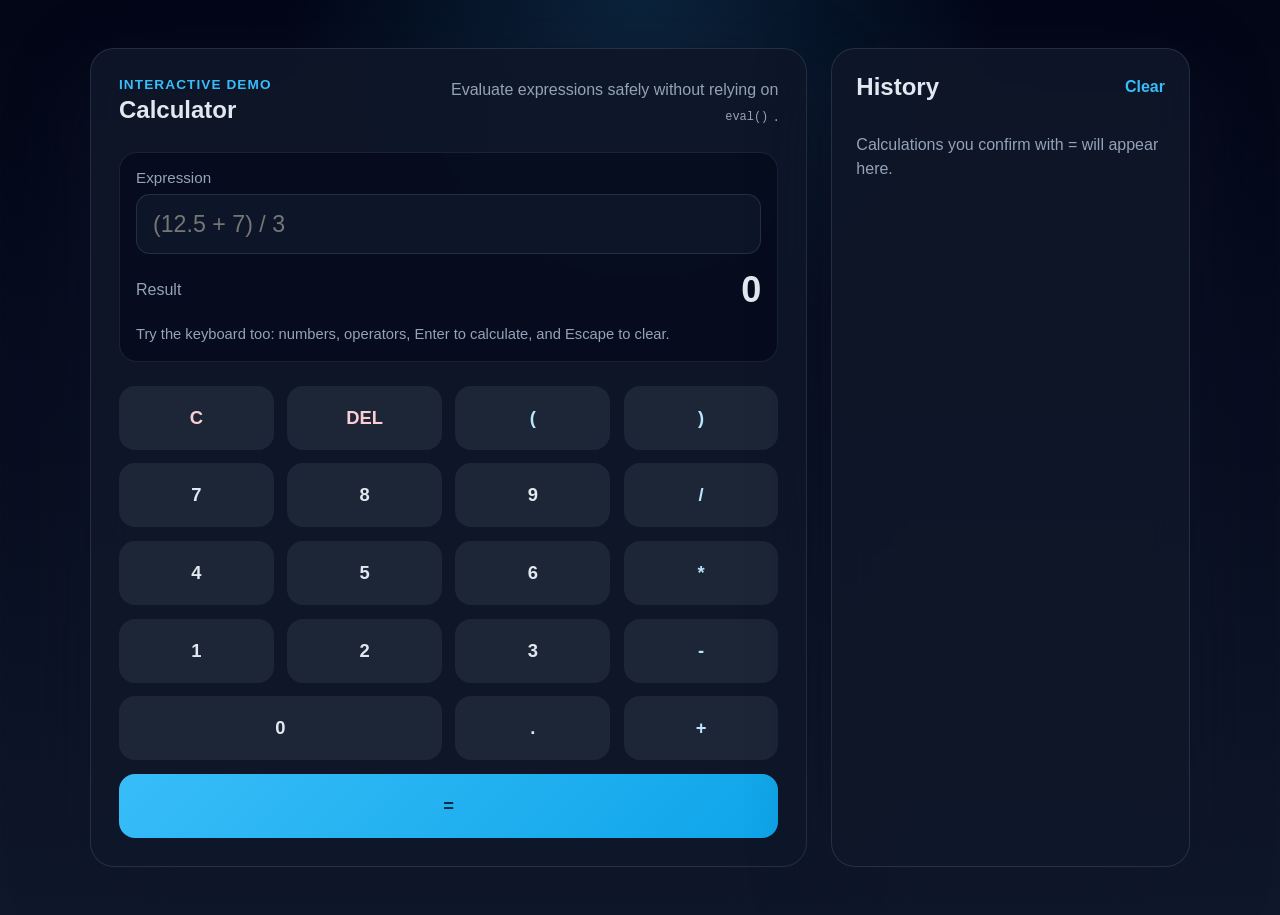
<file: index.html>
<!DOCTYPE html>
<html lang="en">
  <head>
    <meta charset="UTF-8" />
    <meta name="viewport" content="width=device-width, initial-scale=1.0" />
    <title>Calculator</title>
    <link rel="stylesheet" href="./styles.css" />
  </head>
  <body>
    <main class="app-shell">
      <section class="calculator-panel" aria-labelledby="calculator-title">
        <div class="panel-header">
          <div>
            <p class="eyebrow">Interactive demo</p>
            <h1 id="calculator-title">Calculator</h1>
          </div>
          <p class="subtitle">
            Evaluate expressions safely without relying on <code>eval()</code>.
          </p>
        </div>

        <div class="screen" aria-live="polite">
          <label class="screen-label" for="expression-input">Expression</label>
          <input
            id="expression-input"
            class="expression-input"
            type="text"
            inputmode="decimal"
            autocomplete="off"
            spellcheck="false"
            placeholder="(12.5 + 7) / 3"
            aria-describedby="input-hint"
          />
          <div class="result-strip">
            <span class="result-label">Result</span>
            <output id="result-output" class="result-output">0</output>
          </div>
          <p id="input-hint" class="hint">
            Try the keyboard too: numbers, operators, Enter to calculate, and
            Escape to clear.
          </p>
        </div>

        <div class="button-grid" aria-label="Calculator controls">
          <button type="button" class="action-button subtle" data-action="clear">
            C
          </button>
          <button
            type="button"
            class="action-button subtle"
            data-action="backspace"
            aria-label="Delete the previous character"
          >
            DEL
          </button>
          <button type="button" class="action-button operator" data-value="(">
            (
          </button>
          <button type="button" class="action-button operator" data-value=")">
            )
          </button>

          <button type="button" class="action-button digit" data-value="7">7</button>
          <button type="button" class="action-button digit" data-value="8">8</button>
          <button type="button" class="action-button digit" data-value="9">9</button>
          <button type="button" class="action-button operator" data-value="/">
            /
          </button>

          <button type="button" class="action-button digit" data-value="4">4</button>
          <button type="button" class="action-button digit" data-value="5">5</button>
          <button type="button" class="action-button digit" data-value="6">6</button>
          <button type="button" class="action-button operator" data-value="*">
            *
          </button>

          <button type="button" class="action-button digit" data-value="1">1</button>
          <button type="button" class="action-button digit" data-value="2">2</button>
          <button type="button" class="action-button digit" data-value="3">3</button>
          <button type="button" class="action-button operator" data-value="-">
            -
          </button>

          <button type="button" class="action-button digit span-2" data-value="0">
            0
          </button>
          <button type="button" class="action-button digit" data-value=".">.</button>
          <button type="button" class="action-button operator" data-value="+">
            +
          </button>

          <button
            type="button"
            class="action-button primary span-4"
            data-action="calculate"
          >
            =
          </button>
        </div>
      </section>

      <aside class="history-panel" aria-labelledby="history-title">
        <div class="history-header">
          <h2 id="history-title">History</h2>
          <button type="button" id="clear-history" class="text-button">
            Clear
          </button>
        </div>
        <ol id="history-list" class="history-list"></ol>
        <p id="history-empty" class="history-empty">
          Calculations you confirm with = will appear here.
        </p>
      </aside>
    </main>

    <script src="./script.js"></script>
  </body>
</html>
</file>
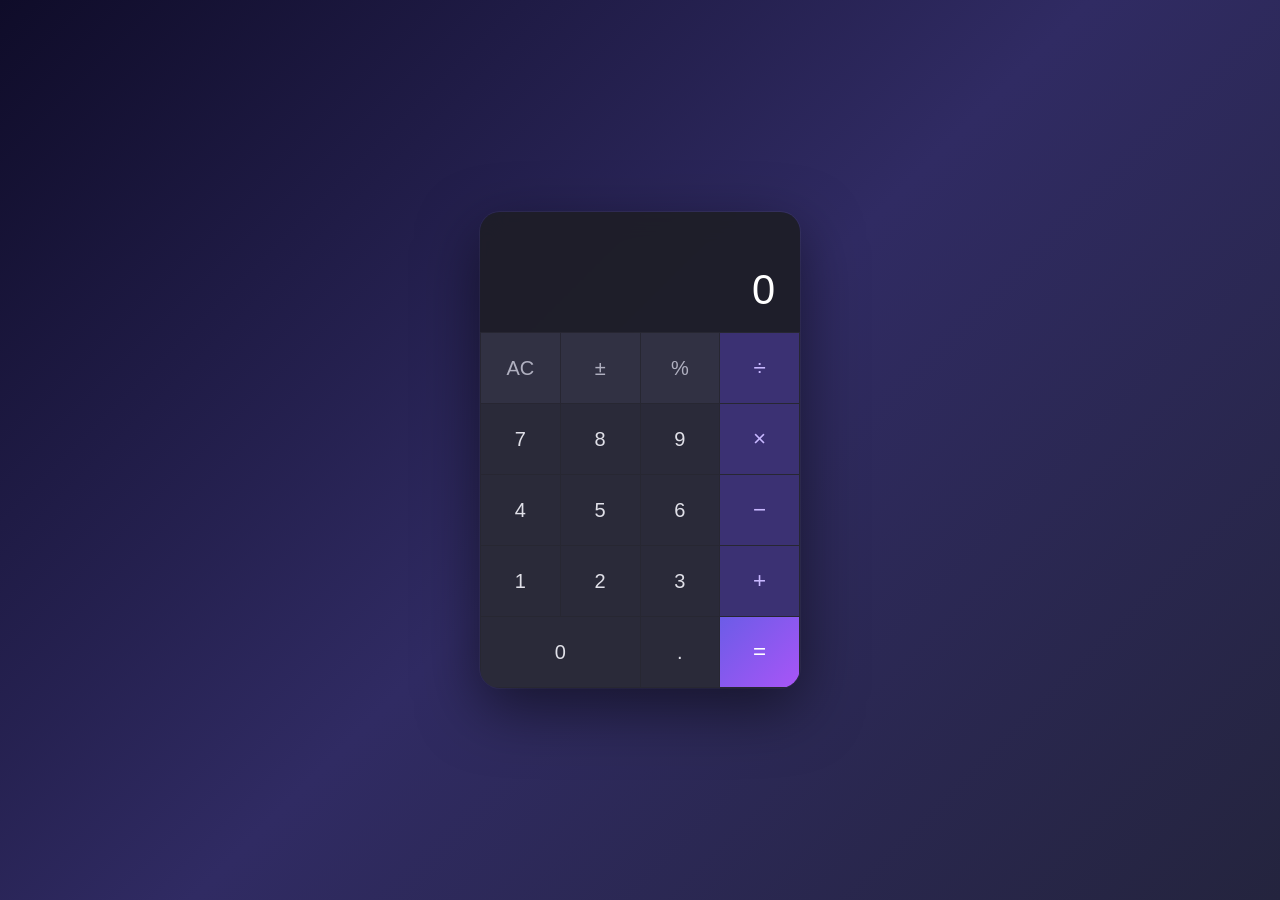
<file: web/index.html>
<!DOCTYPE html>
<html lang="en">
<head>
  <meta charset="UTF-8" />
  <meta name="viewport" content="width=device-width, initial-scale=1.0" />
  <title>Calculator</title>
  <link rel="stylesheet" href="style.css" />
</head>
<body>
  <div class="calculator">
    <div class="display">
      <div class="expression" id="expression"></div>
      <div class="result" id="result">0</div>
    </div>
    <div class="buttons">
      <button class="btn func" data-action="clear">AC</button>
      <button class="btn func" data-action="toggle-sign">&plusmn;</button>
      <button class="btn func" data-action="percent">%</button>
      <button class="btn operator" data-action="divide">&divide;</button>

      <button class="btn digit" data-value="7">7</button>
      <button class="btn digit" data-value="8">8</button>
      <button class="btn digit" data-value="9">9</button>
      <button class="btn operator" data-action="multiply">&times;</button>

      <button class="btn digit" data-value="4">4</button>
      <button class="btn digit" data-value="5">5</button>
      <button class="btn digit" data-value="6">6</button>
      <button class="btn operator" data-action="subtract">&minus;</button>

      <button class="btn digit" data-value="1">1</button>
      <button class="btn digit" data-value="2">2</button>
      <button class="btn digit" data-value="3">3</button>
      <button class="btn operator" data-action="add">+</button>

      <button class="btn digit wide" data-value="0">0</button>
      <button class="btn digit" data-action="decimal">.</button>
      <button class="btn equals" data-action="equals">=</button>
    </div>
  </div>
  <script src="calculator.js"></script>
</body>
</html>
</file>
<file: styles.css>
:root {
  color-scheme: dark;
  --bg: #0f172a;
  --panel: rgba(15, 23, 42, 0.88);
  --panel-border: rgba(148, 163, 184, 0.18);
  --text: #e2e8f0;
  --muted: #94a3b8;
  --accent: #38bdf8;
  --accent-strong: #0ea5e9;
  --danger: #fda4af;
  --valid: #86efac;
  --button: rgba(30, 41, 59, 0.88);
  --button-hover: rgba(51, 65, 85, 0.96);
  --shadow: 0 24px 80px rgba(15, 23, 42, 0.45);
}

* {
  box-sizing: border-box;
}

body {
  margin: 0;
  min-height: 100vh;
  font-family: Inter, "Segoe UI", Roboto, Helvetica, Arial, sans-serif;
  background:
    radial-gradient(circle at top, rgba(56, 189, 248, 0.16), transparent 32%),
    linear-gradient(180deg, #020617 0%, #0f172a 100%);
  color: var(--text);
}

button,
input {
  font: inherit;
}

.app-shell {
  width: min(1100px, calc(100% - 2rem));
  margin: 0 auto;
  padding: 3rem 0;
  display: grid;
  gap: 1.5rem;
  grid-template-columns: minmax(0, 2fr) minmax(280px, 1fr);
}

.calculator-panel,
.history-panel {
  background: var(--panel);
  border: 1px solid var(--panel-border);
  border-radius: 24px;
  box-shadow: var(--shadow);
  backdrop-filter: blur(20px);
}

.calculator-panel {
  padding: 1.75rem;
}

.history-panel {
  padding: 1.5rem;
}

.panel-header,
.history-header {
  display: flex;
  align-items: start;
  justify-content: space-between;
  gap: 1rem;
}

.eyebrow {
  margin: 0 0 0.25rem;
  color: var(--accent);
  font-size: 0.85rem;
  font-weight: 700;
  letter-spacing: 0.08em;
  text-transform: uppercase;
}

h1,
h2,
.subtitle,
.hint {
  margin: 0;
}

h1,
h2 {
  font-weight: 700;
}

.subtitle,
.hint,
.screen-label,
.result-label,
.history-empty {
  color: var(--muted);
}

.subtitle {
  max-width: 22rem;
  line-height: 1.6;
  text-align: right;
}

.screen {
  margin-top: 1.5rem;
  padding: 1rem;
  background: rgba(2, 6, 23, 0.55);
  border: 1px solid rgba(148, 163, 184, 0.14);
  border-radius: 18px;
}

.screen-label {
  display: block;
  margin-bottom: 0.5rem;
  font-size: 0.95rem;
}

.expression-input {
  width: 100%;
  border: 1px solid rgba(148, 163, 184, 0.18);
  border-radius: 14px;
  background: rgba(15, 23, 42, 0.92);
  color: var(--text);
  padding: 1rem 1rem 0.95rem;
  font-size: clamp(1.15rem, 2vw, 1.45rem);
  transition: border-color 120ms ease, box-shadow 120ms ease;
}

.expression-input:focus {
  outline: none;
  border-color: rgba(56, 189, 248, 0.65);
  box-shadow: 0 0 0 3px rgba(56, 189, 248, 0.18);
}

.result-strip {
  margin-top: 0.9rem;
  display: flex;
  align-items: center;
  justify-content: space-between;
  gap: 1rem;
}

.result-output {
  font-size: clamp(1.5rem, 3vw, 2.25rem);
  font-weight: 700;
  text-align: right;
  overflow-wrap: anywhere;
}

.result-output[data-state="valid"] {
  color: var(--valid);
}

.result-output[data-state="error"] {
  color: var(--danger);
  font-size: 1rem;
  font-weight: 600;
}

.hint {
  margin-top: 0.75rem;
  font-size: 0.92rem;
  line-height: 1.5;
}

.button-grid {
  margin-top: 1.5rem;
  display: grid;
  gap: 0.85rem;
  grid-template-columns: repeat(4, minmax(0, 1fr));
}

.action-button,
.text-button,
.history-entry {
  border: 0;
  cursor: pointer;
}

.action-button {
  min-height: 4rem;
  border-radius: 16px;
  background: var(--button);
  color: var(--text);
  font-weight: 700;
  font-size: 1.15rem;
  transition:
    transform 120ms ease,
    background 120ms ease,
    box-shadow 120ms ease;
}

.action-button:hover,
.action-button:focus-visible {
  background: var(--button-hover);
  transform: translateY(-1px);
  box-shadow: 0 12px 24px rgba(15, 23, 42, 0.24);
  outline: none;
}

.action-button.operator {
  color: #bae6fd;
}

.action-button.subtle {
  color: #fecdd3;
}

.action-button.primary {
  background: linear-gradient(135deg, var(--accent), var(--accent-strong));
  color: #082f49;
}

.action-button.primary:hover,
.action-button.primary:focus-visible {
  background: linear-gradient(135deg, #7dd3fc, var(--accent));
}

.span-2 {
  grid-column: span 2;
}

.span-4 {
  grid-column: span 4;
}

.text-button {
  padding: 0.3rem 0;
  background: transparent;
  color: var(--accent);
  font-weight: 700;
}

.text-button:hover,
.text-button:focus-visible,
.history-entry:hover,
.history-entry:focus-visible {
  opacity: 0.92;
  outline: none;
}

.history-list {
  list-style: none;
  margin: 1rem 0 0;
  padding: 0;
  display: grid;
  gap: 0.85rem;
}

.history-item {
  margin: 0;
}

.history-entry {
  width: 100%;
  text-align: left;
  display: flex;
  justify-content: space-between;
  gap: 1rem;
  align-items: center;
  background: rgba(2, 6, 23, 0.5);
  color: var(--text);
  border: 1px solid rgba(148, 163, 184, 0.12);
  border-radius: 16px;
  padding: 0.9rem 1rem;
}

.history-expression {
  overflow-wrap: anywhere;
}

.history-result {
  white-space: nowrap;
  color: var(--valid);
}

.history-empty {
  margin-top: 1rem;
  line-height: 1.5;
}

code {
  font-size: 0.92em;
  background: rgba(15, 23, 42, 0.9);
  padding: 0.15rem 0.35rem;
  border-radius: 8px;
}

@media (max-width: 900px) {
  .app-shell {
    grid-template-columns: 1fr;
  }

  .subtitle {
    text-align: left;
  }
}

@media (max-width: 560px) {
  body {
    background:
      radial-gradient(circle at top, rgba(56, 189, 248, 0.18), transparent 24%),
      linear-gradient(180deg, #020617 0%, #0f172a 100%);
  }

  .app-shell {
    width: min(100% - 1rem, 560px);
    padding: 1rem 0;
  }

  .calculator-panel,
  .history-panel {
    border-radius: 20px;
  }

  .calculator-panel {
    padding: 1rem;
  }

  .history-panel {
    padding: 1rem;
  }

  .panel-header,
  .history-header {
    flex-direction: column;
  }

  .button-grid {
    gap: 0.65rem;
  }

  .action-button {
    min-height: 3.35rem;
  }
}
</file>
<file: web/style.css>
*,
*::before,
*::after {
  margin: 0;
  padding: 0;
  box-sizing: border-box;
}

body {
  min-height: 100vh;
  display: flex;
  align-items: center;
  justify-content: center;
  background: linear-gradient(135deg, #0f0c29, #302b63, #24243e);
  font-family: -apple-system, BlinkMacSystemFont, "Segoe UI", Roboto, Helvetica, Arial, sans-serif;
}

.calculator {
  width: 320px;
  border-radius: 20px;
  overflow: hidden;
  box-shadow:
    0 20px 60px rgba(0, 0, 0, 0.5),
    0 0 0 1px rgba(255, 255, 255, 0.06);
  background: rgba(30, 30, 40, 0.95);
  backdrop-filter: blur(12px);
}

.display {
  padding: 28px 24px 18px;
  text-align: right;
  min-height: 120px;
  display: flex;
  flex-direction: column;
  justify-content: flex-end;
  gap: 6px;
}

.expression {
  font-size: 0.95rem;
  color: rgba(255, 255, 255, 0.45);
  min-height: 1.2em;
  word-break: break-all;
}

.result {
  font-size: 2.6rem;
  font-weight: 300;
  color: #ffffff;
  letter-spacing: 0.02em;
  overflow: hidden;
  text-overflow: ellipsis;
  transition: font-size 0.15s ease;
}

.buttons {
  display: grid;
  grid-template-columns: repeat(4, 1fr);
  gap: 1px;
  padding: 1px;
  background: rgba(255, 255, 255, 0.04);
}

.btn {
  border: none;
  outline: none;
  cursor: pointer;
  font-size: 1.25rem;
  font-weight: 400;
  padding: 22px 0;
  background: rgba(45, 45, 60, 0.7);
  color: #e0e0e8;
  transition: background 0.15s ease, transform 0.08s ease;
  user-select: none;
  -webkit-tap-highlight-color: transparent;
}

.btn:hover {
  background: rgba(60, 60, 80, 0.8);
}

.btn:active {
  background: rgba(70, 70, 95, 0.9);
  transform: scale(0.96);
}

.btn.func {
  background: rgba(55, 55, 75, 0.7);
  color: #b0b0c0;
}

.btn.func:hover {
  background: rgba(70, 70, 90, 0.8);
}

.btn.operator {
  background: rgba(80, 60, 180, 0.5);
  color: #c8b8ff;
  font-size: 1.4rem;
}

.btn.operator:hover {
  background: rgba(90, 70, 200, 0.6);
}

.btn.operator.active {
  background: rgba(110, 80, 230, 0.7);
  color: #ffffff;
}

.btn.equals {
  background: linear-gradient(135deg, #6c5ce7, #a855f7);
  color: #ffffff;
  font-size: 1.4rem;
  font-weight: 500;
}

.btn.equals:hover {
  background: linear-gradient(135deg, #7c6cf7, #b865ff);
}

.btn.wide {
  grid-column: span 2;
}
</file>
